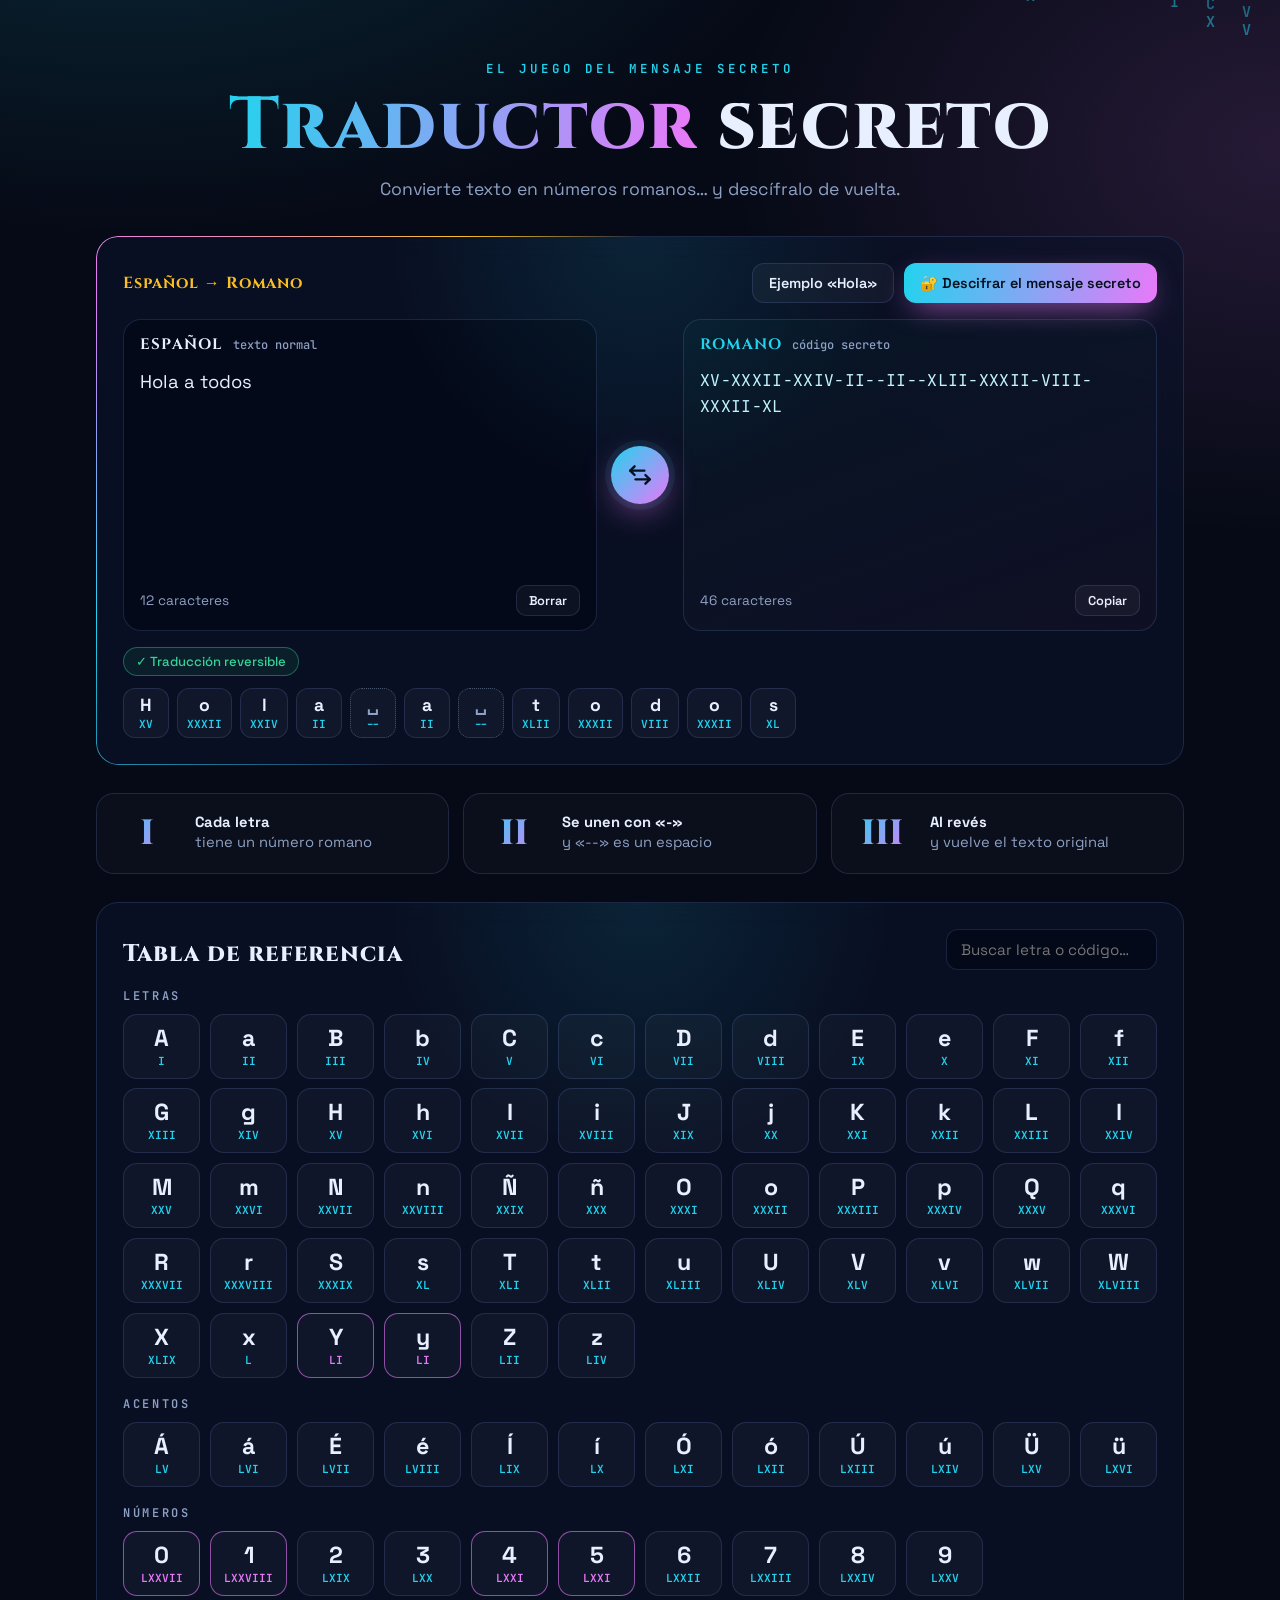
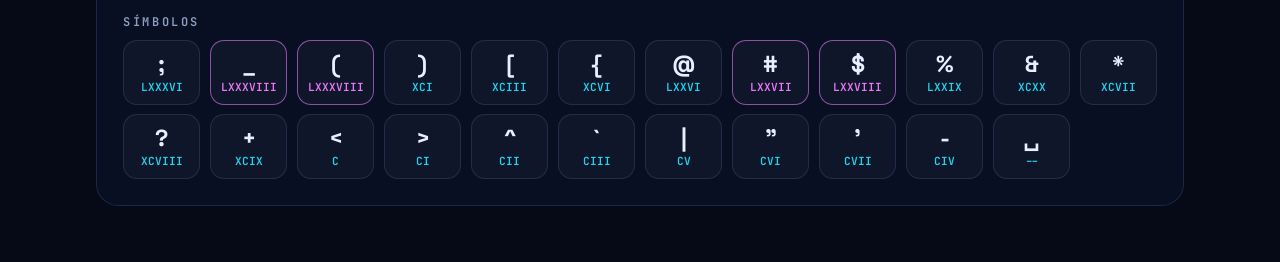
<file: index.html>
<!doctype html>
<html lang="es">
<head>
  <meta charset="utf-8">
  <meta name="viewport" content="width=device-width, initial-scale=1">
  <title>Traductor Secreto · Texto ⇄ Romano</title>
  <meta name="description" content="Traductor del juego del mensaje secreto: convierte texto en números romanos y descífralo de vuelta.">
  <link rel="icon" href="data:image/svg+xml,%3Csvg xmlns='http://www.w3.org/2000/svg' viewBox='0 0 100 100'%3E%3Ctext y='.9em' font-size='90'%3E%F0%9F%94%90%3C/text%3E%3C/svg%3E">
  <link rel="preconnect" href="https://fonts.googleapis.com">
  <link rel="preconnect" href="https://fonts.gstatic.com" crossorigin>
  <link href="https://fonts.googleapis.com/css2?family=Cinzel:wght@600;800&family=JetBrains+Mono:wght@400;600&family=Space+Grotesk:wght@400;500;700&display=swap" rel="stylesheet">
  <link rel="stylesheet" href="style.css">
</head>
<body>
  <canvas id="rain" aria-hidden="true"></canvas>
  <canvas id="burst" aria-hidden="true"></canvas>

  <main class="wrap">
    <header class="hero">
      <p class="eyebrow rise" style="--d:0">El juego del mensaje secreto</p>
      <h1 class="rise" style="--d:1"><span class="grad">Traductor</span> secreto</h1>
      <p class="sub rise" style="--d:2">Convierte texto en números romanos… y descífralo de vuelta.</p>
    </header>

    <section class="card glow rise" style="--d:4" aria-label="Traductor">
      <div class="dirbar">
        <span class="dir" id="dirLabel">Español → Romano</span>
        <div class="actions">
          <button type="button" class="btn ghost" id="demoHola">Ejemplo «Hola»</button>
          <button type="button" class="btn primary" id="demoSecret">🔐 Descifrar el mensaje secreto</button>
        </div>
      </div>

      <div class="panels">
        <div class="panel" id="panelIn">
          <div class="panel-head"><span class="lang" id="langIn">Español</span><span class="tag" id="tagIn">texto normal</span></div>
          <label class="sr-only" for="input">Texto de entrada</label>
          <textarea id="input" spellcheck="false" autocomplete="off" placeholder="Escribe aquí…"></textarea>
          <div class="panel-foot"><span id="countIn" class="mut"></span><button type="button" class="btn ghost sm" id="clear">Borrar</button></div>
        </div>

        <button type="button" class="swap" id="swap" aria-label="Intercambiar dirección de traducción" title="Intercambiar">
          <svg viewBox="0 0 24 24" width="26" height="26" fill="none" stroke="currentColor" stroke-width="2.2" stroke-linecap="round" stroke-linejoin="round" aria-hidden="true"><path d="M7 4 3 8l4 4"/><path d="M3 8h13"/><path d="m17 20 4-4-4-4"/><path d="M21 16H8"/></svg>
        </button>

        <div class="panel out" id="panelOut">
          <div class="panel-head"><span class="lang" id="langOut">Romano</span><span class="tag" id="tagOut">código secreto</span></div>
          <div class="output" id="output" tabindex="0" role="textbox" aria-readonly="true" aria-label="Resultado" data-ph="El resultado aparecerá aquí"></div>
          <div class="panel-foot"><span id="countOut" class="mut"></span><button type="button" class="btn ghost sm" id="copy">Copiar</button></div>
        </div>
      </div>

      <div class="status" id="status"></div>
      <div class="trace" id="trace" aria-label="Traza carácter a carácter"></div>
    </section>

    <section class="how" aria-label="Cómo funciona">
      <div class="step rise" style="--d:5"><span class="num">I</span><p><b>Cada letra</b><br>tiene un número romano</p></div>
      <div class="step rise" style="--d:6"><span class="num">II</span><p><b>Se unen con «-»</b><br>y «--» es un espacio</p></div>
      <div class="step rise" style="--d:7"><span class="num">III</span><p><b>Al revés</b><br>y vuelve el texto original</p></div>
    </section>

    <section class="card ref" aria-label="Tabla de referencia">
      <div class="ref-head">
        <div>
          <h2>Tabla de referencia</h2>
        </div>
        <label class="search"><span class="sr-only">Buscar en la tabla</span><input id="search" type="search" placeholder="Buscar letra o código…" autocomplete="off"></label>
      </div>
      <div id="tiles"></div>
    </section>
  </main>

  <div class="toast" id="toast" role="status" aria-live="polite"></div>
  <noscript><p style="position:relative;z-index:2;padding:24px">Esta página necesita JavaScript para traducir.</p></noscript>

  <script src="cipher.js"></script>
  <script src="app.js"></script>
</body>
</html>
</file>
<file: style.css>
:root {
  --bg: #060a16;
  --ink: #e8f0ff;
  --mut: #8ea0c4;
  --line: rgba(140, 170, 255, .16);
  --cyan: #22d3ee;
  --mag: #e879f9;
  --gold: #fbbf24;
  --ok: #34d399;
  --glass: rgba(12, 19, 42, .66);
  --r: 22px;
  --serif: 'Cinzel', 'Trajan Pro', Georgia, serif;
  --sans: 'Space Grotesk', system-ui, 'Segoe UI', sans-serif;
  --mono: 'JetBrains Mono', ui-monospace, Consolas, monospace;
}

* { box-sizing: border-box; margin: 0; }
html { color-scheme: dark; }
body {
  min-height: 100vh;
  background:
    radial-gradient(1200px 700px at 10% -10%, rgba(34, 211, 238, .16), transparent 60%),
    radial-gradient(1000px 700px at 100% 8%, rgba(232, 121, 249, .14), transparent 55%),
    var(--bg);
  color: var(--ink);
  font: 400 16px/1.55 var(--sans);
  overflow-x: hidden;
}
#rain, #burst { position: fixed; inset: 0; width: 100%; height: 100%; pointer-events: none; }
#rain { z-index: 0; opacity: .5; }
#burst { z-index: 50; }
.wrap { position: relative; z-index: 1; max-width: 1120px; margin: 0 auto; padding: clamp(28px, 5vw, 60px) 16px 56px; }
.sr-only { position: absolute; width: 1px; height: 1px; overflow: hidden; clip: rect(0 0 0 0); white-space: nowrap; }
.mut { color: var(--mut); font-size: .85rem; }
:focus-visible { outline: 2px solid var(--cyan); outline-offset: 3px; }

/* ---------- entrada escalonada ---------- */
.rise { animation: rise .8s cubic-bezier(.2, .8, .2, 1) both; animation-delay: calc(var(--d, 0) * 90ms); }
@keyframes rise { from { opacity: 0; transform: translateY(22px); } to { opacity: 1; transform: none; } }

/* ---------- hero ---------- */
.hero { text-align: center; margin-bottom: 32px; }
.eyebrow { font: 600 .78rem var(--mono); letter-spacing: .32em; text-transform: uppercase; color: var(--cyan); }
h1 { font: 800 clamp(2.4rem, 7vw, 4.6rem)/1.05 var(--serif); margin: 10px 0 12px; letter-spacing: .02em; }
.grad {
  background: linear-gradient(100deg, var(--cyan), var(--mag), var(--gold), var(--cyan));
  background-size: 300% 100%;
  -webkit-background-clip: text; background-clip: text; color: transparent;
  animation: flow 8s linear infinite;
}
@keyframes flow { to { background-position: 300% 0; } }
.sub { color: var(--mut); font-size: 1.1rem; max-width: 520px; margin: 0 auto 22px; }


/* ---------- tarjetas ---------- */
.card {
  position: relative;
  background: var(--glass);
  border: 1px solid var(--line);
  border-radius: var(--r);
  -webkit-backdrop-filter: blur(14px); backdrop-filter: blur(14px);
  padding: clamp(14px, 2.5vw, 26px);
}
.card::before {
  content: ""; position: absolute; inset: 0; border-radius: inherit; pointer-events: none;
  background: radial-gradient(420px circle at var(--mx, 50%) var(--my, 0%), rgba(34, 211, 238, .10), transparent 60%);
}
@property --ang { syntax: '<angle>'; inherits: false; initial-value: 0deg; }
.glow::after {
  content: ""; position: absolute; inset: -1px; border-radius: inherit; padding: 1px; pointer-events: none;
  background: conic-gradient(from var(--ang), transparent 0 62%, var(--cyan), var(--mag), var(--gold), transparent);
  -webkit-mask: linear-gradient(#000 0 0) content-box, linear-gradient(#000 0 0);
  -webkit-mask-composite: xor; mask-composite: exclude;
  animation: spin 6s linear infinite;
}
@keyframes spin { to { --ang: 360deg; } }

.dirbar { display: flex; flex-wrap: wrap; gap: 12px; align-items: center; justify-content: space-between; margin-bottom: 16px; }
.dir { font: 700 1rem var(--serif); letter-spacing: .06em; color: var(--gold); }
.actions { display: flex; flex-wrap: wrap; gap: 10px; }

/* ---------- botones ---------- */
.btn {
  position: relative; overflow: hidden; font: 600 .9rem var(--sans); border-radius: 12px; padding: 10px 16px; cursor: pointer;
  border: 1px solid var(--line); color: var(--ink); background: rgba(255, 255, 255, .04); transition: transform .2s, border-color .2s, background .2s;
}
.btn:hover { transform: translateY(-2px); border-color: rgba(34, 211, 238, .5); background: rgba(34, 211, 238, .08); }
.btn.sm { padding: 6px 12px; font-size: .8rem; border-radius: 10px; }
.btn.primary { color: #04101f; border: 0; background: linear-gradient(100deg, var(--cyan), var(--mag)); box-shadow: 0 10px 30px -10px rgba(232, 121, 249, .8); }
.btn.primary::after { content: ""; position: absolute; inset: 0; background: linear-gradient(105deg, transparent 35%, rgba(255, 255, 255, .55) 50%, transparent 65%); transform: translateX(-120%); }
.btn.primary:hover::after { transform: translateX(120%); transition: transform .7s; }
.btn.primary:hover { background: linear-gradient(100deg, var(--cyan), var(--mag)); }

/* ---------- paneles ---------- */
.panels { display: grid; grid-template-columns: 1fr auto 1fr; gap: 14px; align-items: stretch; }
.panel {
  display: flex; flex-direction: column; gap: 10px; min-width: 0;
  background: rgba(4, 8, 20, .6); border: 1px solid var(--line); border-radius: 18px; padding: 14px 16px;
  transition: border-color .25s, box-shadow .25s;
}
.panel:focus-within { border-color: rgba(34, 211, 238, .55); box-shadow: 0 0 0 4px rgba(34, 211, 238, .08), 0 18px 50px -20px rgba(34, 211, 238, .45); }
.panel.out { background: linear-gradient(160deg, rgba(34, 211, 238, .06), rgba(232, 121, 249, .05)), rgba(4, 8, 20, .6); }
.panel-head { display: flex; align-items: baseline; gap: 10px; }
.lang { font: 700 .95rem var(--serif); letter-spacing: .08em; text-transform: uppercase; }
.tag { font: 500 .75rem var(--mono); color: var(--mut); }
.panel-foot { display: flex; align-items: center; justify-content: space-between; gap: 8px; min-height: 30px; }

textarea, .output {
  flex: 1; min-height: 210px; width: 100%; font-size: 1.15rem; line-height: 1.6; color: var(--ink);
  background: none; border: 0; outline: 0; resize: none; padding: 2px 0; font-family: var(--sans);
}
.output { white-space: pre-wrap; word-break: break-word; overflow-wrap: anywhere; }
.output:empty::before { content: attr(data-ph); color: var(--mut); opacity: .6; }
textarea::placeholder { color: var(--mut); opacity: .6; }
.is-code textarea, .is-code .output { font-family: var(--mono); font-size: 1.02rem; letter-spacing: .02em; color: #c4f4ff; }
.is-code .lang { color: var(--cyan); }

/* ---------- botón intercambiar ---------- */
.swap {
  --rot: 0deg; align-self: center; width: 58px; height: 58px; border-radius: 50%; border: 0; cursor: pointer; color: #04101f;
  display: grid; place-items: center;
  background: linear-gradient(135deg, var(--cyan), var(--mag));
  box-shadow: 0 10px 34px -8px rgba(232, 121, 249, .7), 0 0 0 6px rgba(34, 211, 238, .08);
  transform: rotate(calc(var(--base, 0deg) + var(--rot)));
  transition: transform .6s cubic-bezier(.3, 1.4, .5, 1), box-shadow .3s;
}
.swap:hover { box-shadow: 0 14px 40px -6px rgba(34, 211, 238, .8), 0 0 0 8px rgba(232, 121, 249, .12); }
.swap:active { filter: brightness(1.15); }

/* ---------- estado y traza ---------- */
.status { display: flex; flex-wrap: wrap; gap: 8px; margin: 16px 0 4px; min-height: 8px; }
.pill { display: inline-flex; align-items: center; gap: 8px; padding: 5px 12px; border-radius: 999px; border: 1px solid; font: 500 .82rem var(--sans); animation: rise .4s both; }
.pill.warn { color: var(--gold); border-color: rgba(251, 191, 36, .4); background: rgba(251, 191, 36, .08); }
.pill.dup { color: var(--mag); border-color: rgba(232, 121, 249, .4); background: rgba(232, 121, 249, .08); }
.pill.info { color: var(--cyan); border-color: rgba(34, 211, 238, .4); background: rgba(34, 211, 238, .08); }
.pill.ok { color: var(--ok); border-color: rgba(52, 211, 153, .4); background: rgba(52, 211, 153, .08); }
.pill b { font-family: var(--mono); }
button.pill { cursor: pointer; font-family: var(--sans); }
button.pill:hover { filter: brightness(1.3); }

.trace { display: flex; flex-wrap: wrap; gap: 8px; margin-top: 12px; }
.chip {
  display: grid; place-items: center; gap: 1px; min-width: 46px; padding: 6px 9px; border-radius: 12px;
  border: 1px solid var(--line); background: rgba(255, 255, 255, .035);
  animation: pop .4s cubic-bezier(.3, 1.5, .5, 1) both; animation-delay: calc(var(--i) * 16ms);
}
.chip b { font: 700 1.1rem var(--sans); line-height: 1.2; } /* sans: Cinzel no distingue mayúsculas de minúsculas */
.chip i { font: 600 .7rem var(--mono); font-style: normal; color: var(--cyan); }
.chip.none { border-style: dashed; border-color: rgba(251, 191, 36, .55); }
.chip.none i { color: var(--gold); }
.chip.dup { border-color: rgba(232, 121, 249, .6); }
.chip.dup i { color: var(--mag); }
.chip.gap { min-width: 10px; border: 0; background: none; }
.chip.sp { border-style: dotted; border-color: rgba(142, 160, 196, .45); }
.chip.sp b { color: var(--mut); }
.chip.more { color: var(--mut); border-style: dotted; font-size: .8rem; }
@keyframes pop { from { opacity: 0; transform: translateY(10px) scale(.6); } to { opacity: 1; transform: none; } }

/* ---------- cómo funciona ---------- */
.how { display: grid; grid-template-columns: repeat(3, 1fr); gap: 14px; margin: 28px 0; }
.step { display: flex; align-items: center; gap: 16px; padding: 16px 18px; border: 1px solid var(--line); border-radius: 18px; background: rgba(255, 255, 255, .025); }
.step .num { font: 800 2.2rem var(--serif); min-width: 64px; text-align: center; background: linear-gradient(120deg, var(--cyan), var(--mag)); -webkit-background-clip: text; background-clip: text; color: transparent; }
.step p { color: var(--mut); font-size: .92rem; line-height: 1.35; }
.step b { color: var(--ink); }

/* ---------- tabla de referencia ---------- */
.ref-head { display: flex; flex-wrap: wrap; gap: 14px; align-items: end; justify-content: space-between; margin-bottom: 18px; }
.ref h2 { font: 800 1.5rem var(--serif); letter-spacing: .04em; }
.search input { font: 400 .95rem var(--sans); color: var(--ink); background: rgba(4, 8, 20, .6); border: 1px solid var(--line); border-radius: 12px; padding: 10px 14px; width: min(100%, 260px); outline: 0; }
.search input:focus { border-color: var(--cyan); }
.group { margin-top: 18px; }
.group h3 { font: 600 .75rem var(--mono); letter-spacing: .22em; text-transform: uppercase; color: var(--mut); margin-bottom: 10px; }
.tiles { display: grid; grid-template-columns: repeat(auto-fill, minmax(76px, 1fr)); gap: 10px; }
.tile {
  display: grid; place-items: center; gap: 1px; padding: 10px 4px; border-radius: 14px; cursor: pointer; color: var(--ink);
  border: 1px solid var(--line); background: rgba(255, 255, 255, .03);
  animation: pop .45s cubic-bezier(.3, 1.4, .5, 1) both; animation-delay: calc(var(--i) * 7ms);
  transition: transform .2s, border-color .2s, box-shadow .2s;
}
.tile:hover { transform: translateY(-4px) scale(1.05); border-color: var(--cyan); box-shadow: 0 12px 26px -10px rgba(34, 211, 238, .6); }
.tile .ch { font: 700 1.45rem var(--sans); line-height: 1.2; }
.tile .cd { font: 600 .7rem var(--mono); color: var(--cyan); }
.tile.none { border-style: dashed; border-color: rgba(251, 191, 36, .55); }
.tile.none .cd { color: var(--gold); }
.tile.dup { border-color: rgba(232, 121, 249, .6); }
.tile.dup .cd { color: var(--mag); }
.empty { color: var(--mut); padding: 18px 0; }

.toast {
  position: fixed; left: 50%; bottom: 26px; z-index: 60; transform: translate(-50%, 30px); opacity: 0; pointer-events: none;
  background: rgba(10, 18, 40, .95); border: 1px solid rgba(34, 211, 238, .5); color: var(--ink); padding: 10px 18px; border-radius: 999px;
  font: 500 .9rem var(--sans); transition: .35s cubic-bezier(.3, 1.4, .5, 1);
}
.toast.show { opacity: 1; transform: translate(-50%, 0); }

/* ---------- móvil ---------- */
@media (max-width: 820px) {
  .panels { grid-template-columns: 1fr; }
  .swap { --base: 90deg; justify-self: center; width: 52px; height: 52px; }
  textarea, .output { min-height: 150px; }
  .how { grid-template-columns: 1fr; margin: 20px 0; }
  .actions { width: 100%; }
  .actions .btn { flex: 1 1 auto; }
}

@media (prefers-reduced-motion: reduce) {
  *, *::before, *::after { animation: none !important; transition: none !important; }
}
</file>
